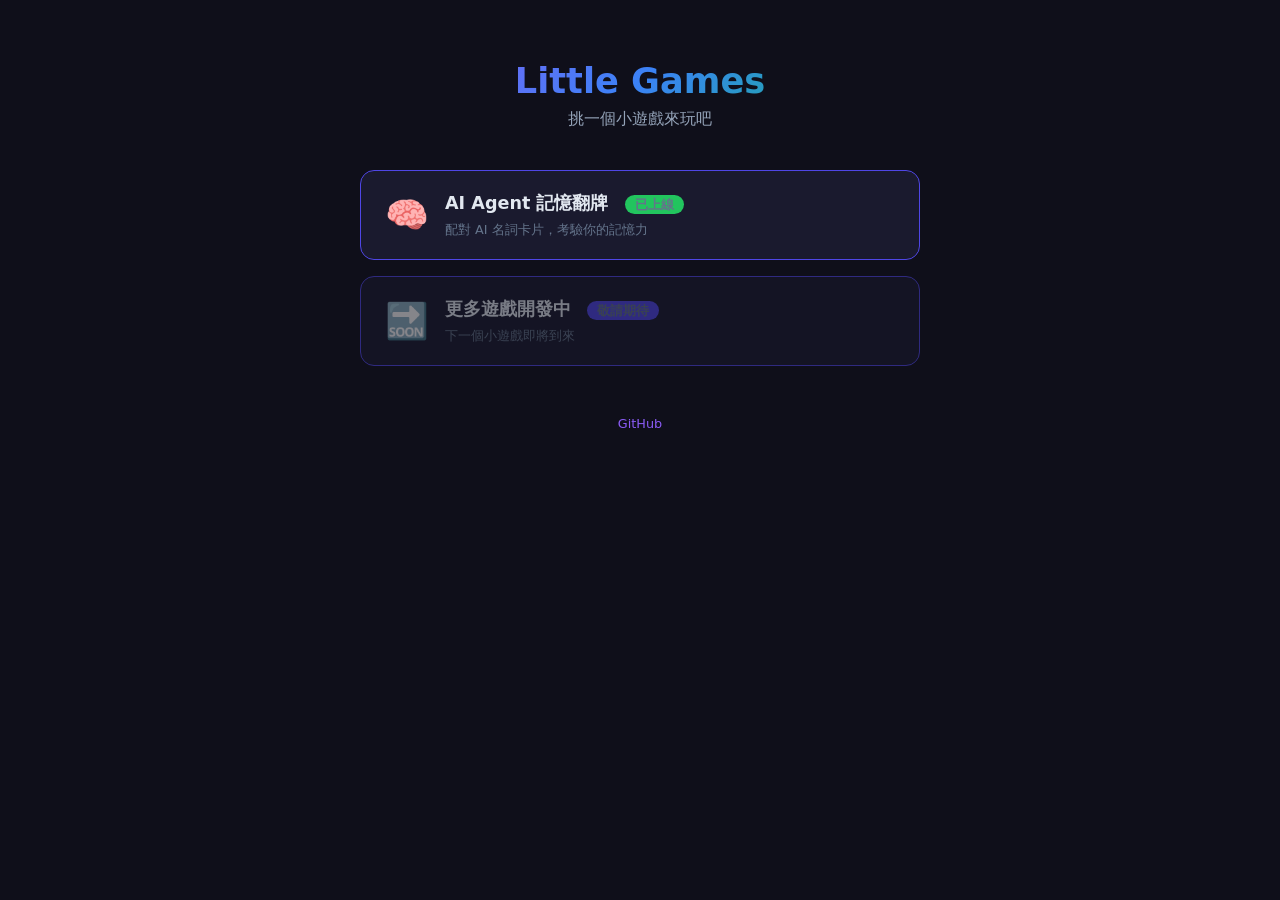
<file: index.html>
<!DOCTYPE html>
<html lang="zh-TW">
<head>
  <meta charset="UTF-8">
  <meta name="viewport" content="width=device-width, initial-scale=1.0">
  <title>Little Games</title>
  <link rel="stylesheet" href="shared/css/global.css">
  <style>
    .lobby {
      max-width: 600px;
      margin: 0 auto;
      padding: 60px 20px;
      text-align: center;
    }
    .lobby h1 {
      font-size: 2.2rem;
      margin-bottom: 8px;
      background: linear-gradient(135deg, #8b5cf6, #3b82f6, #10b981);
      -webkit-background-clip: text;
      -webkit-text-fill-color: transparent;
    }
    .lobby p {
      color: #94a3b8;
      margin-bottom: 40px;
      font-size: 1rem;
    }
    .game-list {
      display: flex;
      flex-direction: column;
      gap: 16px;
    }
    .game-card {
      display: flex;
      align-items: center;
      gap: 16px;
      background: #1a1a2e;
      border: 1px solid #4f46e5;
      border-radius: 14px;
      padding: 20px 24px;
      text-align: left;
      transition: transform 0.2s, box-shadow 0.2s;
      cursor: pointer;
      text-decoration: none;
      color: inherit;
    }
    .game-card:hover {
      transform: translateY(-3px);
      box-shadow: 0 6px 24px rgba(79, 70, 229, 0.3);
    }
    .game-icon {
      font-size: 2.2rem;
      flex-shrink: 0;
    }
    .game-info h3 {
      font-size: 1.1rem;
      color: #e2e8f0;
      margin-bottom: 4px;
    }
    .game-info span {
      font-size: 0.8rem;
      color: #64748b;
    }
    .badge {
      margin-left: 10px;
      padding: 2px 10px;
      border-radius: 20px;
      font-size: 0.7rem;
      font-weight: 600;
    }
    .badge-done { background: #22c55e; color: #0f0f1a; }
    .badge-soon { background: #4f46e5; color: #fff; }
    .footer {
      margin-top: 50px;
      font-size: 0.8rem;
      color: #475569;
    }
  </style>
</head>
<body>
  <div class="lobby">
    <h1>Little Games</h1>
    <p>挑一個小遊戲來玩吧</p>
    <div class="game-list">
      <a class="game-card" href="memory-match/">
        <div class="game-icon">🧠</div>
        <div class="game-info">
          <h3>AI Agent 記憶翻牌 <span class="badge badge-done">已上線</span></h3>
          <span>配對 AI 名詞卡片，考驗你的記憶力</span>
        </div>
      </a>
      <div class="game-card" style="opacity: 0.5; cursor: default;">
        <div class="game-icon">🔜</div>
        <div class="game-info">
          <h3>更多遊戲開發中 <span class="badge badge-soon">敬請期待</span></h3>
          <span>下一個小遊戲即將到來</span>
        </div>
      </div>
    </div>
    <div class="footer">
      <a href="https://github.com/t92016/little-games" target="_blank">GitHub</a>
    </div>
  </div>
</body>
</html>
</file>
<file: shared/css/global.css>
* {
  margin: 0;
  padding: 0;
  box-sizing: border-box;
}

body {
  font-family: 'Segoe UI', system-ui, -apple-system, sans-serif;
  background: #0f0f1a;
  color: #e0e0e0;
  min-height: 100vh;
}

a {
  color: #8b5cf6;
  text-decoration: none;
}
</file>
